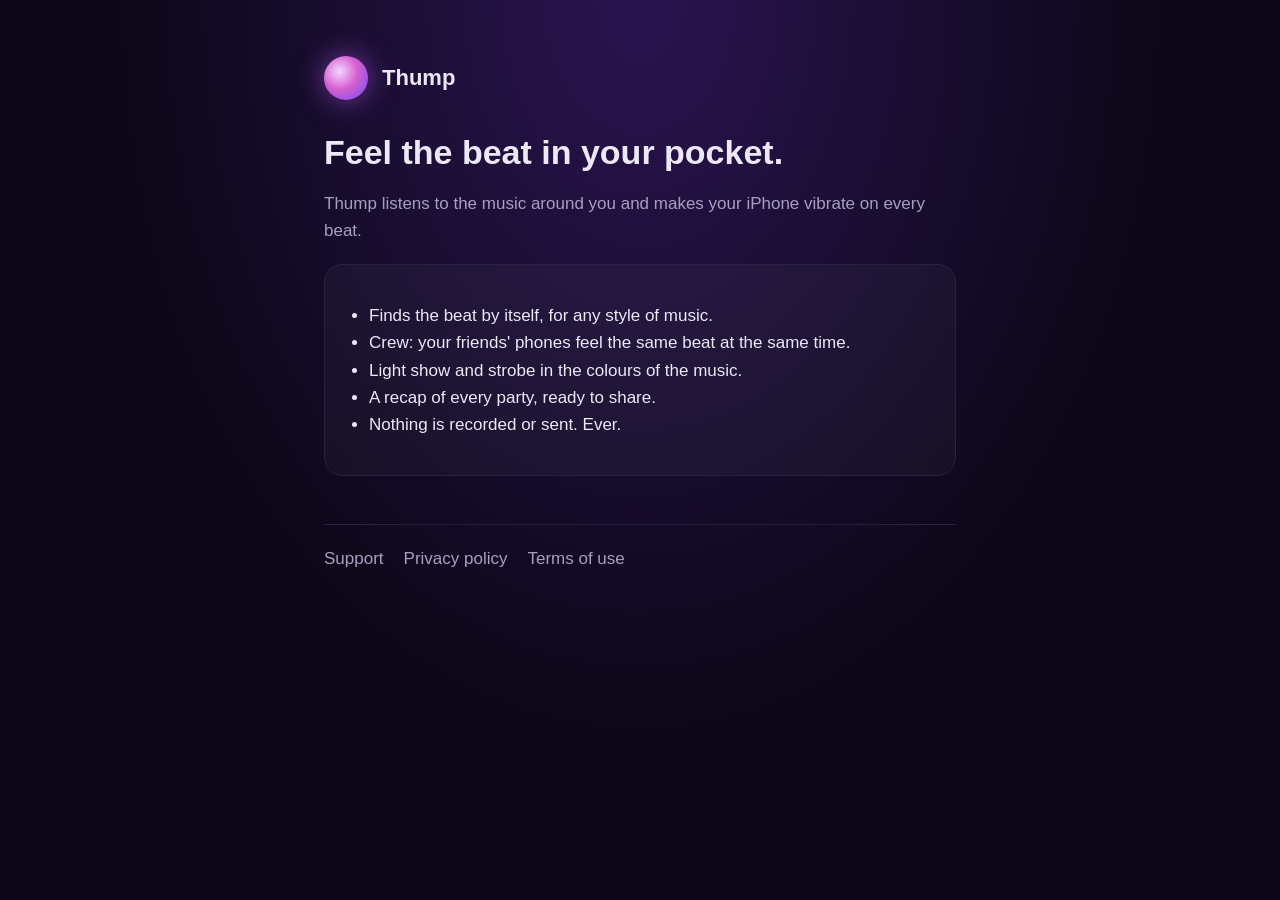
<file: index.html>
<!DOCTYPE html>
<html lang="en">
<head>
  <meta charset="utf-8">
  <meta name="viewport" content="width=device-width, initial-scale=1">
  <title>Thump · Feel the beat</title>
  <link rel="stylesheet" href="style.css?v=2">
</head>
<body>
<main>
  <header><div class="logo"></div><a href="index.html">Thump</a></header>

  <h1>Feel the beat in your pocket.</h1>
  <p class="muted">Thump listens to the music around you and makes your iPhone vibrate on every beat.</p>

  <div class="card">
    <ul>
      <li>Finds the beat by itself, for any style of music.</li>
      <li>Crew: your friends' phones feel the same beat at the same time.</li>
      <li>Light show and strobe in the colours of the music.</li>
      <li>A recap of every party, ready to share.</li>
      <li>Nothing is recorded or sent. Ever.</li>
    </ul>
  </div>

  <nav><a href="support.html">Support</a><a href="privacy.html">Privacy policy</a><a href="terms.html">Terms of use</a></nav>
</main>
</body>
</html>
</file>
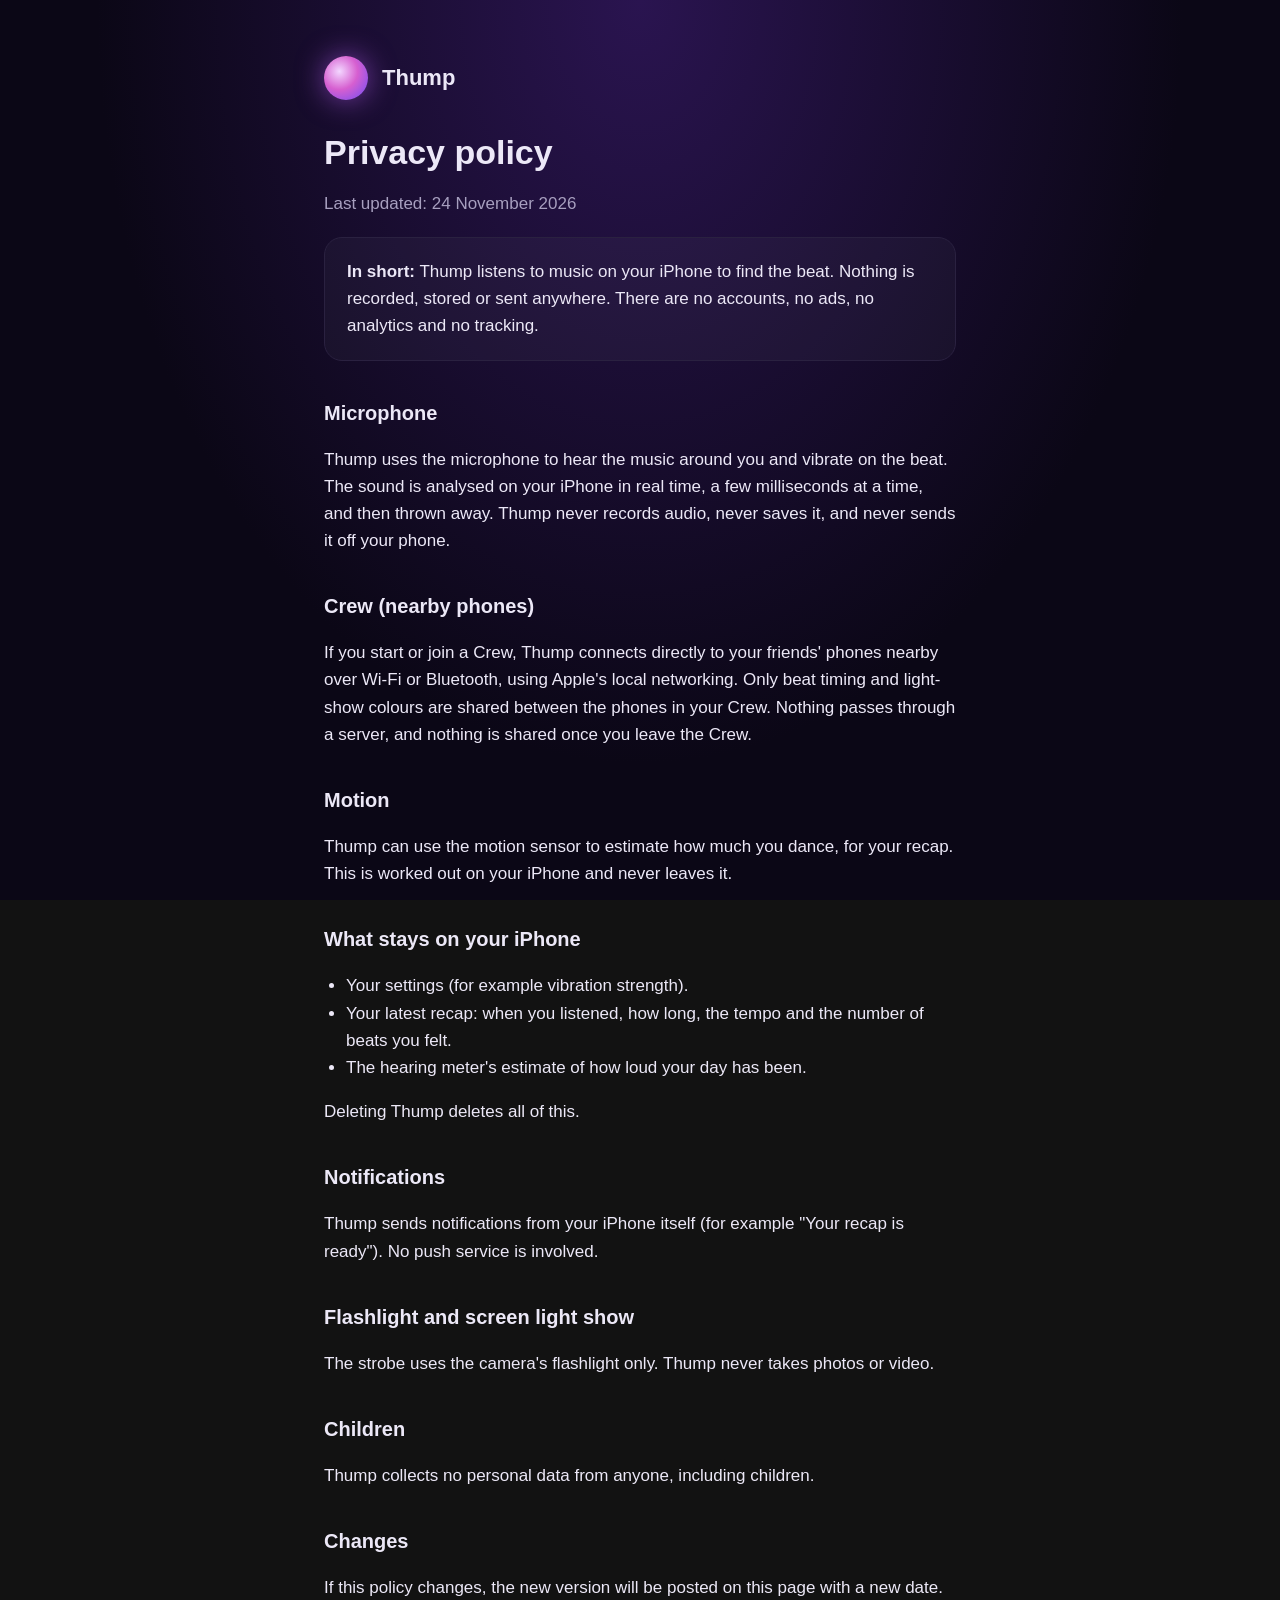
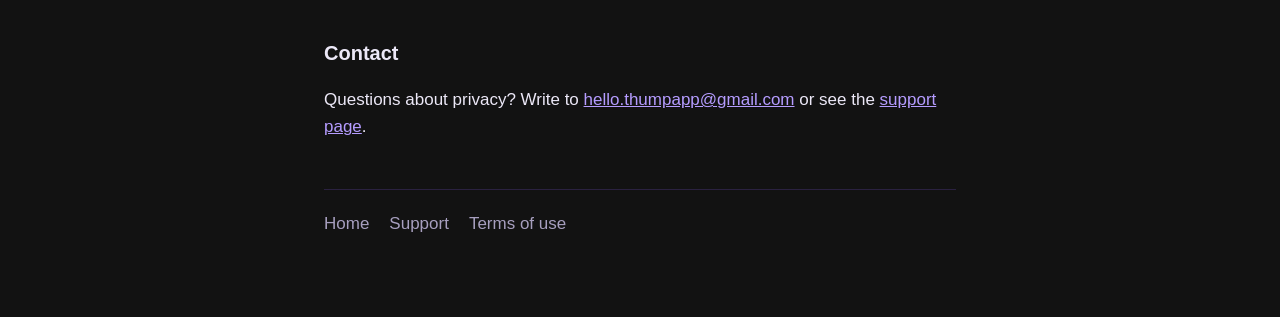
<file: privacy.html>
<!DOCTYPE html>
<html lang="en">
<head>
  <meta charset="utf-8">
  <meta name="viewport" content="width=device-width, initial-scale=1">
  <title>Privacy policy · Thump</title>
  <link rel="stylesheet" href="style.css?v=2">
</head>
<body>
<main>
  <header><div class="logo"></div><a href="index.html">Thump</a></header>

  <h1>Privacy policy</h1>
  <p class="muted">Last updated: 24 November 2026</p>

  <div class="card">
    <strong>In short:</strong> Thump listens to music on your iPhone to find the beat. Nothing is recorded, stored or sent anywhere.
    There are no accounts, no ads, no analytics and no tracking.
  </div>

  <h2>Microphone</h2>
  <p>Thump uses the microphone to hear the music around you and vibrate on the beat. The sound is analysed on your iPhone in real time,
    a few milliseconds at a time, and then thrown away. Thump never records audio, never saves it, and never sends it off your phone.</p>

  <h2>Crew (nearby phones)</h2>
  <p>If you start or join a Crew, Thump connects directly to your friends' phones nearby over Wi-Fi or Bluetooth, using Apple's local
    networking. Only beat timing and light-show colours are shared between the phones in your Crew. Nothing passes through a server, and
    nothing is shared once you leave the Crew.</p>

  <h2>Motion</h2>
  <p>Thump can use the motion sensor to estimate how much you dance, for your recap. This is worked out on your iPhone and never leaves it.</p>

  <h2>What stays on your iPhone</h2>
  <ul>
    <li>Your settings (for example vibration strength).</li>
    <li>Your latest recap: when you listened, how long, the tempo and the number of beats you felt.</li>
    <li>The hearing meter's estimate of how loud your day has been.</li>
  </ul>
  <p>Deleting Thump deletes all of this.</p>

  <h2>Notifications</h2>
  <p>Thump sends notifications from your iPhone itself (for example "Your recap is ready"). No push service is involved.</p>

  <h2>Flashlight and screen light show</h2>
  <p>The strobe uses the camera's flashlight only. Thump never takes photos or video.</p>

  <h2>Children</h2>
  <p>Thump collects no personal data from anyone, including children.</p>

  <h2>Changes</h2>
  <p>If this policy changes, the new version will be posted on this page with a new date.</p>

  <h2>Contact</h2>
  <p>Questions about privacy? Write to <a href="mailto:hello.thumpapp@gmail.com">hello.thumpapp@gmail.com</a> or see the <a href="support.html">support page</a>.</p>

  <nav><a href="index.html">Home</a><a href="support.html">Support</a><a href="terms.html">Terms of use</a></nav>
</main>
</body>
</html>
</file>
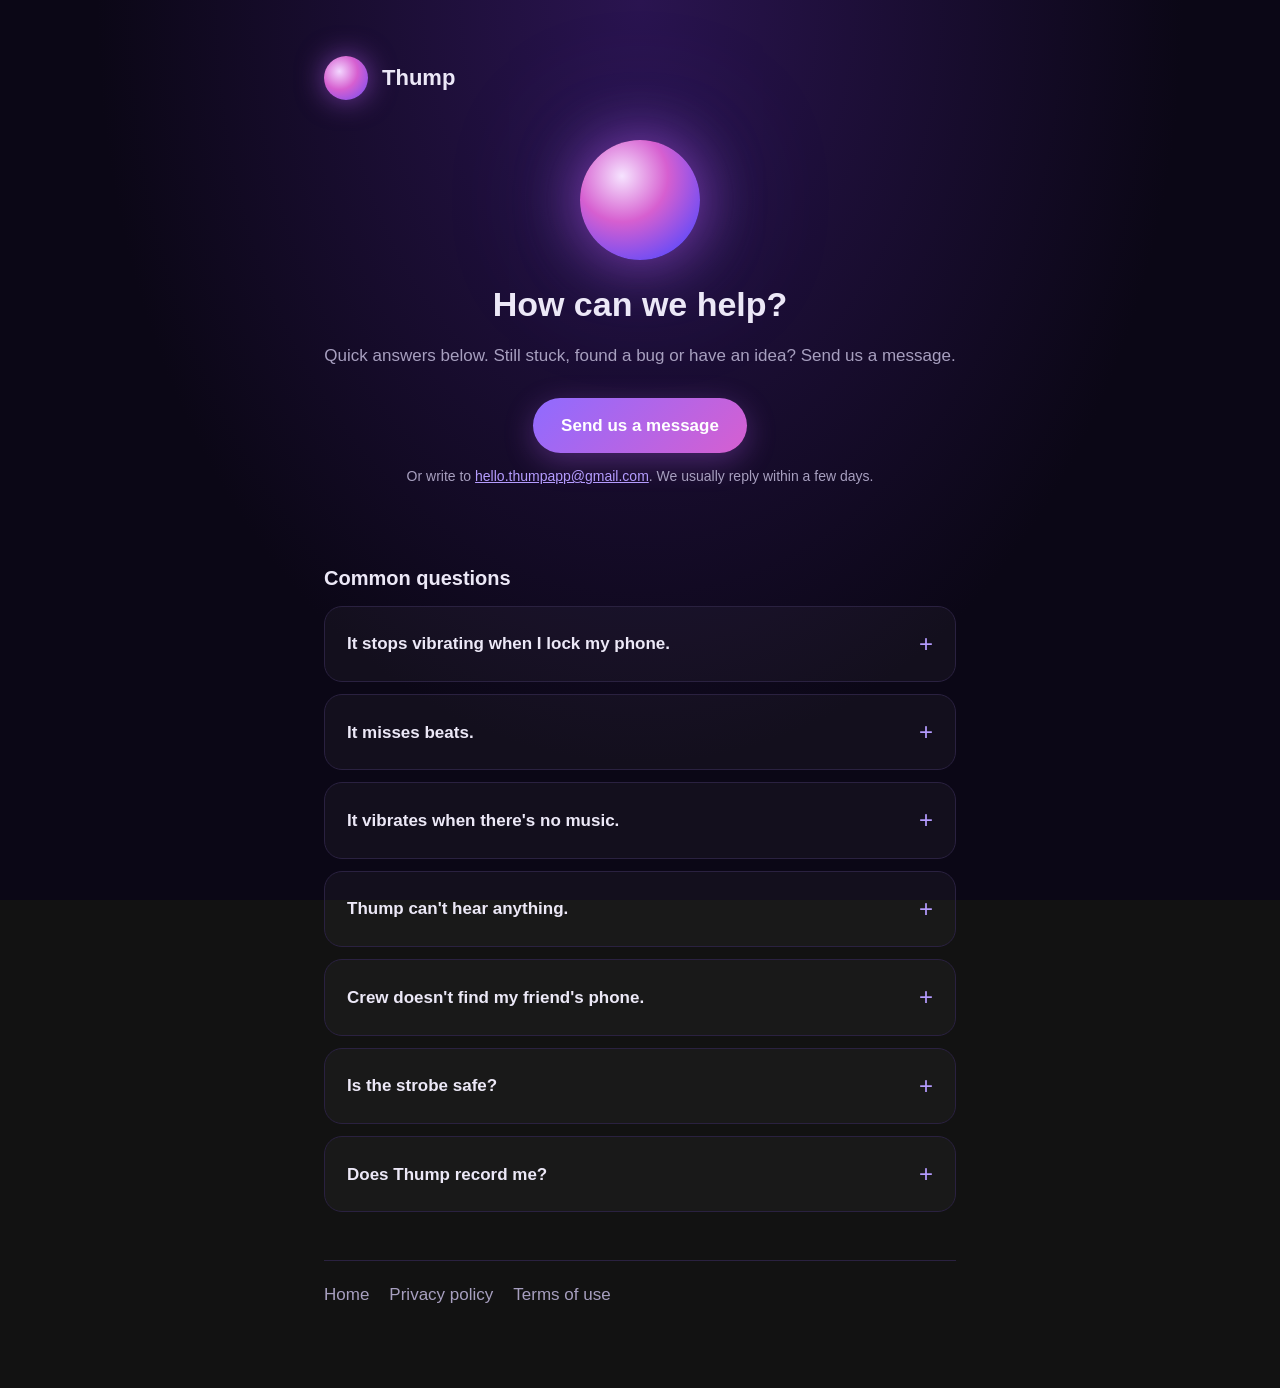
<file: support.html>
<!DOCTYPE html>
<html lang="en">
<head>
  <meta charset="utf-8">
  <meta name="viewport" content="width=device-width, initial-scale=1">
  <title>Support · Thump</title>
  <link rel="stylesheet" href="style.css?v=2">
</head>
<body>
<main>
  <header><div class="logo"></div><a href="index.html">Thump</a></header>

  <section class="hero">
    <div class="orb"></div>
    <h1>How can we help?</h1>
    <p class="muted">Quick answers below. Still stuck, found a bug or have an idea? Send us a message.</p>
    <a class="button" href="mailto:hello.thumpapp@gmail.com?subject=Thump">Send us a message</a>
    <p class="hint">Or write to <a href="mailto:hello.thumpapp@gmail.com">hello.thumpapp@gmail.com</a>. We usually reply within a few days.</p>
  </section>

  <h2>Common questions</h2>

  <details>
    <summary>It stops vibrating when I lock my phone.</summary>
    <p>iPhone only lets apps play custom vibrations while they're open. Keep Thump open and put the phone in your pocket: the screen turns
      off by itself. Don't press the side button.</p>
  </details>

  <details>
    <summary>It misses beats.</summary>
    <p>Stand closer to the speakers, and keep the bottom of the phone uncovered if you can. Thump locks on to the beat after a few
      seconds of steady music, then it gets more reliable.</p>
  </details>

  <details>
    <summary>It vibrates when there's no music.</summary>
    <p>It shouldn't. Thump only vibrates when the music is loud enough and the beat is regular. If it happens, please send us a message and
      say where you were (club, home, street).</p>
  </details>

  <details>
    <summary>Thump can't hear anything.</summary>
    <p>Check that microphone access is on: Settings → Privacy &amp; Security → Microphone → Thump.</p>
  </details>

  <details>
    <summary>Crew doesn't find my friend's phone.</summary>
    <p>Both phones need Thump open, Wi-Fi and Bluetooth on, and Local Network access allowed for Thump
      (Settings → Privacy &amp; Security → Local Network).</p>
  </details>

  <details>
    <summary>Is the strobe safe?</summary>
    <p>The strobe never flashes more than 3 times a second and respects "Dim Flashing Lights". If you're sensitive to flashing lights,
      don't use it.</p>
  </details>

  <details>
    <summary>Does Thump record me?</summary>
    <p>No. Sound is analysed on your iPhone in real time and thrown away. Nothing is recorded, stored or sent.
      See the <a href="privacy.html">privacy policy</a>.</p>
  </details>

  <nav><a href="index.html">Home</a><a href="privacy.html">Privacy policy</a><a href="terms.html">Terms of use</a></nav>
</main>
</body>
</html>
</file>
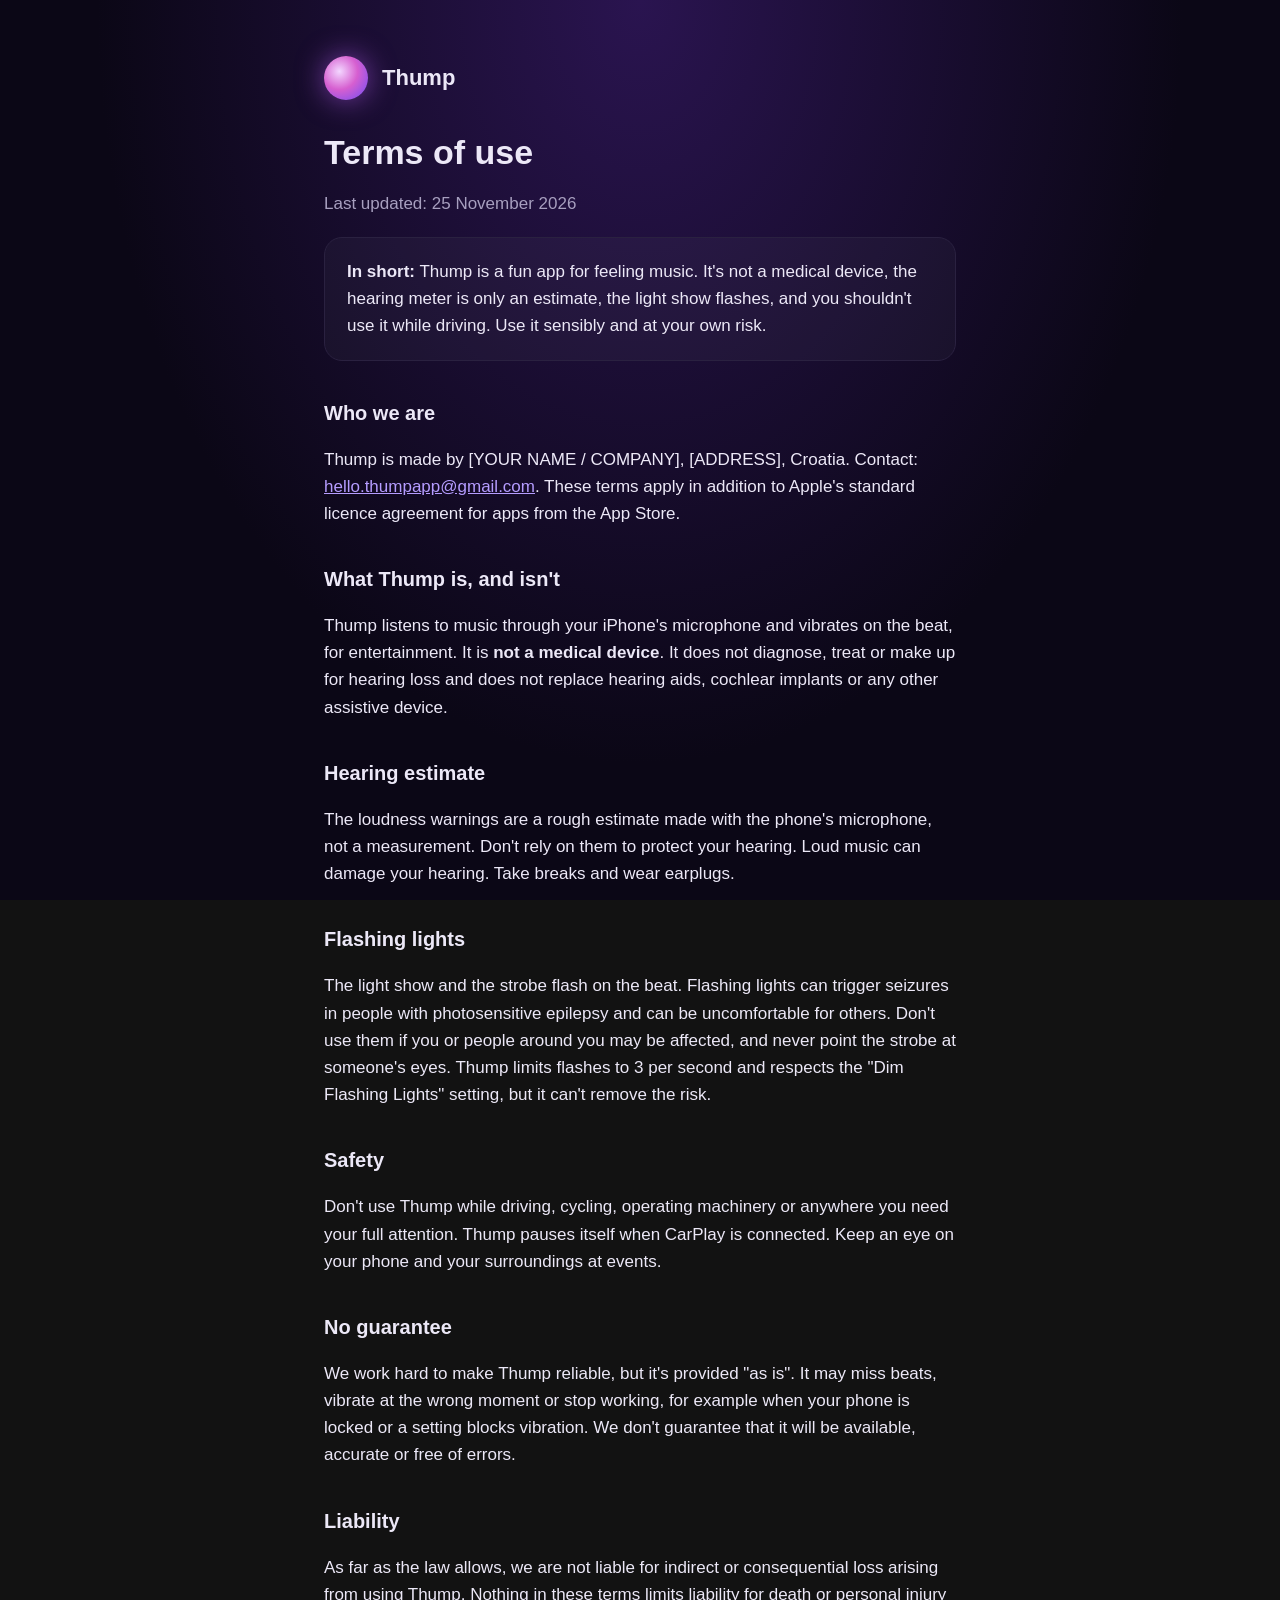
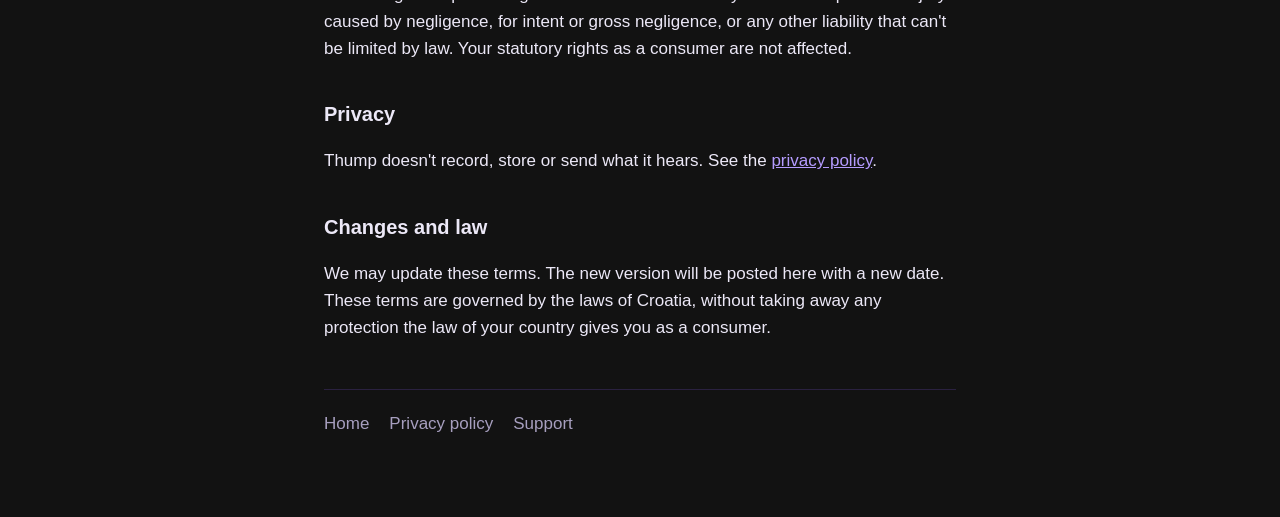
<file: terms.html>
<!DOCTYPE html>
<html lang="en">
<head>
  <meta charset="utf-8">
  <meta name="viewport" content="width=device-width, initial-scale=1">
  <title>Terms of use · Thump</title>
  <link rel="stylesheet" href="style.css?v=2">
</head>
<body>
<main>
  <header><div class="logo"></div><a href="index.html">Thump</a></header>

  <h1>Terms of use</h1>
  <p class="muted">Last updated: 25 November 2026</p>

  <div class="card">
    <strong>In short:</strong> Thump is a fun app for feeling music. It's not a medical device, the hearing meter is only an estimate,
    the light show flashes, and you shouldn't use it while driving. Use it sensibly and at your own risk.
  </div>

  <h2>Who we are</h2>
  <p>Thump is made by [YOUR NAME / COMPANY], [ADDRESS], Croatia. Contact: <a href="mailto:hello.thumpapp@gmail.com">hello.thumpapp@gmail.com</a>.
    These terms apply in addition to Apple's standard licence agreement for apps from the App Store.</p>

  <h2>What Thump is, and isn't</h2>
  <p>Thump listens to music through your iPhone's microphone and vibrates on the beat, for entertainment. It is <strong>not a medical
    device</strong>. It does not diagnose, treat or make up for hearing loss and does not replace hearing aids, cochlear implants or any
    other assistive device.</p>

  <h2>Hearing estimate</h2>
  <p>The loudness warnings are a rough estimate made with the phone's microphone, not a measurement. Don't rely on them to protect your
    hearing. Loud music can damage your hearing. Take breaks and wear earplugs.</p>

  <h2>Flashing lights</h2>
  <p>The light show and the strobe flash on the beat. Flashing lights can trigger seizures in people with photosensitive epilepsy and
    can be uncomfortable for others. Don't use them if you or people around you may be affected, and never point the strobe at
    someone's eyes. Thump limits flashes to 3 per second and respects the "Dim Flashing Lights" setting, but it can't remove the risk.</p>

  <h2>Safety</h2>
  <p>Don't use Thump while driving, cycling, operating machinery or anywhere you need your full attention. Thump pauses itself when
    CarPlay is connected. Keep an eye on your phone and your surroundings at events.</p>

  <h2>No guarantee</h2>
  <p>We work hard to make Thump reliable, but it's provided "as is". It may miss beats, vibrate at the wrong moment or stop working,
    for example when your phone is locked or a setting blocks vibration. We don't guarantee that it will be available, accurate or
    free of errors.</p>

  <h2>Liability</h2>
  <p>As far as the law allows, we are not liable for indirect or consequential loss arising from using Thump. Nothing in these terms
    limits liability for death or personal injury caused by negligence, for intent or gross negligence, or any other liability that
    can't be limited by law. Your statutory rights as a consumer are not affected.</p>

  <h2>Privacy</h2>
  <p>Thump doesn't record, store or send what it hears. See the <a href="privacy.html">privacy policy</a>.</p>

  <h2>Changes and law</h2>
  <p>We may update these terms. The new version will be posted here with a new date. These terms are governed by the laws of Croatia,
    without taking away any protection the law of your country gives you as a consumer.</p>

  <nav><a href="index.html">Home</a><a href="privacy.html">Privacy policy</a><a href="support.html">Support</a></nav>
</main>
</body>
</html>
</file>
<file: style.css>
:root {
  color-scheme: dark;
  --bg: #0b0716;
  --text: #ece8f7;
  --muted: #a79fbf;
  --accent: #b59cff;
  --line: #2a2140;
}
* { box-sizing: border-box; }
body {
  margin: 0;
  background: radial-gradient(ellipse at top, #2a1450 0%, var(--bg) 60%) fixed;
  color: var(--text);
  font: 17px/1.6 -apple-system, BlinkMacSystemFont, "SF Pro Text", "Helvetica Neue", Arial, sans-serif;
}
main { max-width: 680px; margin: 0 auto; padding: 56px 24px 80px; }
header { display: flex; align-items: center; gap: 14px; margin-bottom: 32px; }
.logo {
  width: 44px; height: 44px; border-radius: 50%;
  background: radial-gradient(circle at 35% 35%, #f3d6ff, #d65fd0 45%, #6b4cf6 100%);
  box-shadow: 0 0 28px #b45cf099;
}
header a { color: var(--text); text-decoration: none; font-weight: 700; font-size: 22px; }
h1 { font-size: 34px; line-height: 1.2; margin: 0 0 8px; }
h2 { font-size: 20px; margin: 36px 0 8px; }
p, li { color: var(--text); }
.muted { color: var(--muted); }
a { color: var(--accent); }
ul { padding-left: 22px; }
.card {
  border: 1px solid var(--line); border-radius: 18px;
  padding: 20px 22px; margin: 20px 0; background: #ffffff08;
}
nav { margin-top: 48px; padding-top: 20px; border-top: 1px solid var(--line); display: flex; gap: 20px; flex-wrap: wrap; }
nav a { color: var(--muted); text-decoration: none; }
nav a:hover { color: var(--text); }

/* Hero with the glowing orb */
.hero { text-align: center; padding: 8px 0 24px; }
.orb {
  width: 120px; height: 120px; margin: 0 auto 24px; border-radius: 50%;
  background: radial-gradient(circle at 35% 30%, #f6e3ff 0%, #d65fd0 40%, #6b4cf6 80%);
  box-shadow: 0 0 60px #b45cf0aa, 0 0 140px #6b4cf655;
  animation: pulse 0.6s ease-in-out infinite alternate;
}
@keyframes pulse { from { transform: scale(0.96); } to { transform: scale(1.04); } }
@media (prefers-reduced-motion: reduce) { .orb { animation: none; } }
.button {
  display: inline-block; margin-top: 12px; padding: 14px 28px; border-radius: 999px;
  background: linear-gradient(135deg, #8f6bff, #d65fd0); color: white; font-weight: 600;
  text-decoration: none; box-shadow: 0 8px 30px #b45cf055;
}
.button:hover { filter: brightness(1.1); }
.hint { font-size: 14px; color: var(--muted); margin-top: 12px; }

/* Fold-out questions */
details {
  border: 1px solid var(--line); border-radius: 18px; margin: 12px 0;
  background: #ffffff08; transition: background 0.2s;
}
details[open] { background: #ffffff10; }
summary {
  cursor: pointer; list-style: none; padding: 18px 22px; font-weight: 600;
  display: flex; justify-content: space-between; align-items: center; gap: 16px;
}
summary::-webkit-details-marker { display: none; }
summary::after { content: "+"; color: var(--accent); font-size: 24px; font-weight: 400; transition: transform 0.2s; }
details[open] summary::after { transform: rotate(45deg); }
details p { margin: 0; padding: 0 22px 18px; color: var(--muted); }
</file>
